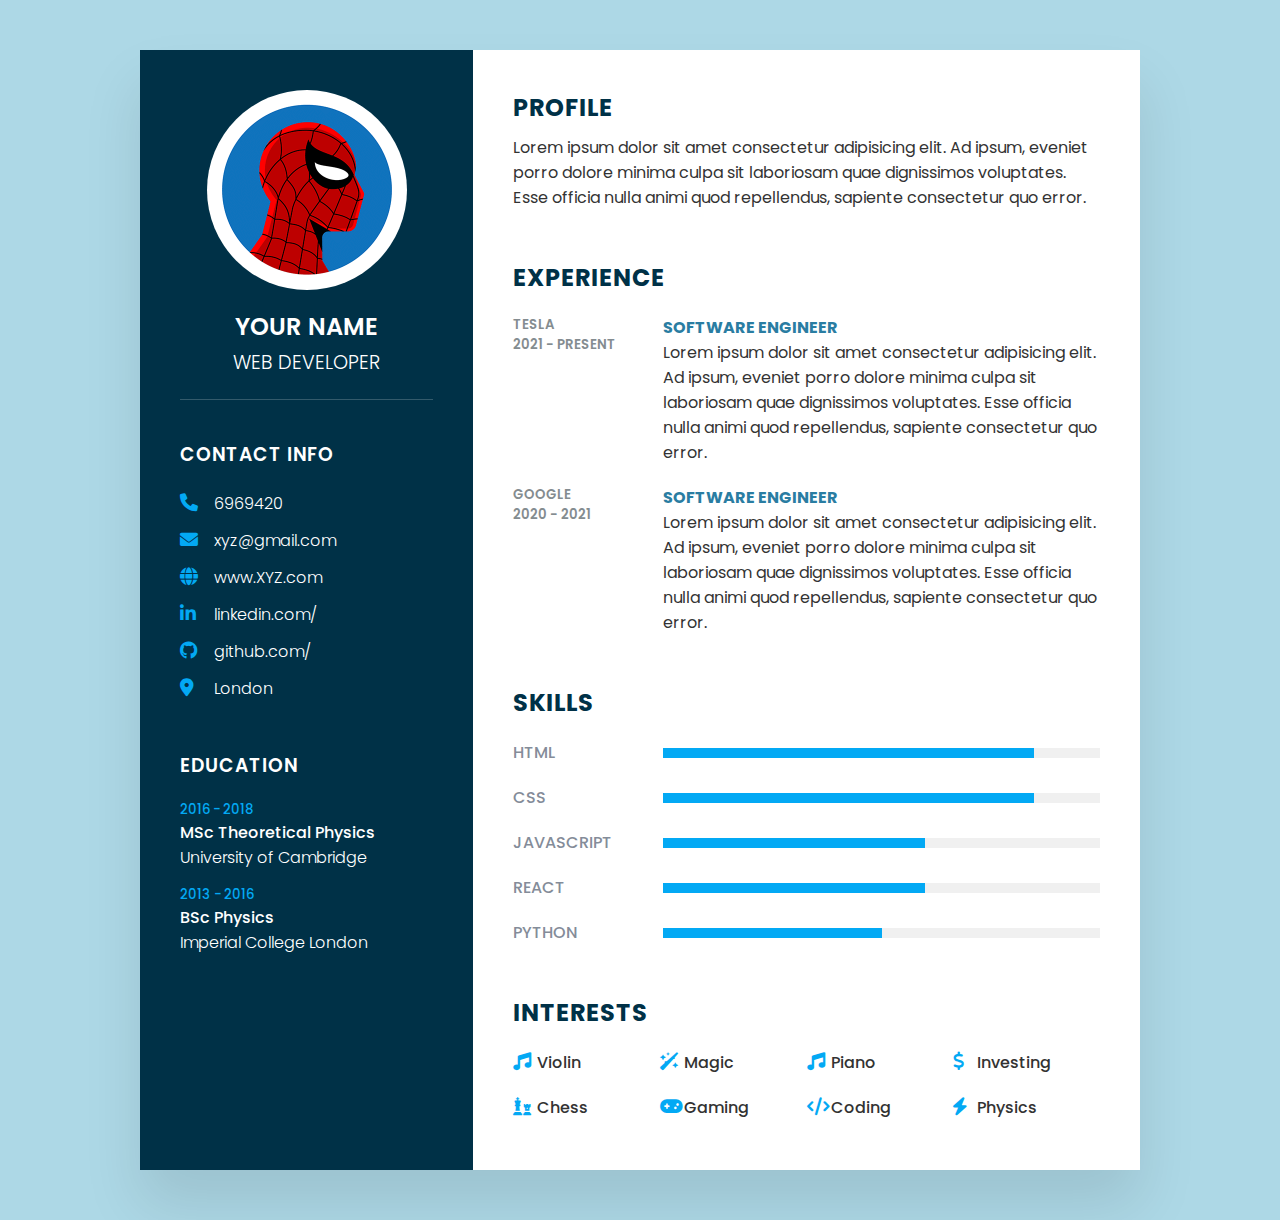
<file: cv/index.html>
<!DOCTYPE html>
<html>
<head>
    <meta charset="utf-8">
    <title>CV</title>
    <meta name="viewport" content="width=device-width, initial-scale=1">
    <link rel="stylesheet" href="https://cdnjs.cloudflare.com/ajax/libs/font-awesome/6.0.0/css/all.min.css" integrity="sha512-9usAa10IRO0HhonpyAIVpjrylPvoDwiPUiKdWk5t3PyolY1cOd4DSE0Ga+ri4AuTroPR5aQvXU9xC6qOPnzFeg==" crossorigin="anonymous" referrerpolicy="no-referrer" />
    <link rel="stylesheet" type="text/css" href="style.css">
</head>
<body>


<div class="container">

    <div class="left_Side">
        <div class="profileText">
            <div class="imgBx">
                <img src="user3.gif">
            </div>
            <h2>Your Name <br><span>Web Developer</span></h2>
        </div>

        <div class="contactInfo">
            <h3 class="title">Contact Info</h3>

            <ul>
                <li>
                    <span class="icon"><i class="fa-solid fa-phone"></i></span>
                    <span class="text">6969420</span>
                </li>
                <li>
                    <span class="icon"><i class="fa fa-envelope"></i></span>
                    <span class="text">xyz@gmail.com</span>
                </li>
                <li>
                    <span class="icon"><i class="fa fa-globe"></i></span>
                    <span class="text">www.XYZ.com</span>
                </li>
                <li>
                    <span class="icon"><i class="fa-brands fa-linkedin-in"></i></span>
                    <span class="text">linkedin.com/</span>
                </li>
                <li>
                    <span class="icon"><i class="fa-brands fa-github"></i></span>
                    <span class="text">github.com/</span>
                </li>
                <li>
                    <span class="icon"><i class="fa-solid fa-location-dot"></i></span>
                    <span class="text">London</span>
                </li>
            </ul>
        </div>

        <div class="contactInfo education">
            <h3 class="title">Education</h3>
            <ul>
                <li>
                   <h5>2016 - 2018</h5>
                   <h4>MSc Theoretical Physics</h4>
                   <h4>University of Cambridge</h4>
                </li>
                <li>
                    <h5>2013 - 2016</h5>
                    <h4>BSc Physics</h4>
                    <h4>Imperial College London</h4>
                 </li>
                
            </ul>
        </div>
    </div>


    <div class="right_Side">

        <div class="about">
            <h2 class="title2">Profile</h2>
            <p>Lorem ipsum dolor sit amet consectetur adipisicing elit. Ad ipsum, eveniet porro dolore minima culpa sit laboriosam quae dignissimos voluptates. Esse officia nulla animi quod repellendus, sapiente consectetur quo error. </p>
        </div>

        <div class="about">
            <h2 class="title2">Experience</h2>
            <div class="box">
                <div class="year_company">
                    <h5>Tesla</h5>
                    <h5>2021 - Present</h5>
                </div>

                <div class="text">
                    <h4>Software Engineer</h4>
                    <p>Lorem ipsum dolor sit amet consectetur adipisicing elit. Ad ipsum, eveniet porro dolore minima culpa sit laboriosam quae dignissimos voluptates. Esse officia nulla animi quod repellendus, sapiente consectetur quo error.</p>
                </div>
            </div>

            <div class="box">
                <div class="year_company">
                    <h5>Google</h5>
                    <h5>2020 - 2021</h5>
                </div>

                <div class="text">
                    <h4>Software Engineer</h4>
                    <p>Lorem ipsum dolor sit amet consectetur adipisicing elit. Ad ipsum, eveniet porro dolore minima culpa sit laboriosam quae dignissimos voluptates. Esse officia nulla animi quod repellendus, sapiente consectetur quo error.</p>
                </div>
            </div>
        </div>

        <div class="about skills">
            <h2 class="title2">Skills</h2>
            <div class="box">
                <h4>HTML</h4>
                <div class="percent">
                    <div style="width: 85%;"></div>
                </div>
            </div>
            <div class="box">
                <h4>CSS</h4>
                <div class="percent">
                    <div style="width: 85%;"></div>
                </div>
            </div>
            <div class="box">
                <h4>JavaScript</h4>
                <div class="percent">
                    <div style="width: 60%;"></div>
                </div>
            </div>
            <div class="box">
                <h4>React</h4>
                <div class="percent">
                    <div style="width: 60%;"></div>
                </div>
            </div>
            <div class="box">
                <h4>Python</h4>
                <div class="percent">
                    <div style="width: 50%;"></div>
                </div>
            </div>
        </div>


        <div class="about interests">
            <h2 class="title2">Interests</h2>
            <ul>
                <li><i class="fa-solid fa-music"></i> Violin</li>
                <li><i class="fa-solid fa-wand-sparkles"></i> Magic</li>
                <li><i class="fa-solid fa-music"></i> Piano</li>
                <li><i class="fa-solid fa-dollar-sign"></i> Investing</li>
            </ul>

            <ul>
                <li><i class="fa-solid fa-chess"></i> Chess</li>
                <li><i class="fa-solid fa-gamepad"></i> Gaming</li>
                <li><i class="fa-solid fa-code"></i> Coding</li>
                <li><i class="fa-solid fa-bolt"></i> Physics</li>
            </ul>

        </div>


    </div>

</div>

</body>
</html>
</file>
<file: cv/style.css>
@import url('https://fonts.googleapis.com/css?family=Poppins:200,300,400,500,600,700,800,900&display=swap');

* {
    margin: 0;
    padding: 0;
    box-sizing: border-box;
    font-family: 'Poppins', sans-serif;
}

body {
    background: lightblue;
    display: flex;
    justify-content: center;
    align-items: center;
    min-height: 100vh;
}

.container {
    position: relative;
    width: 100%;
    max-width: 1000px;
    min-height: 1000px;
    background: #fff;
    margin: 50px;
    display: grid;
    grid-template-columns: 1fr 2fr;
    box-shadow: 0 35px 55px rgba(0, 0, 0, 0.1);
}

.container .left_Side {
    position: relative;
    background: #003147;
    padding: 40px;
}

.profileText {
    position: relative;
    display: flex;
    flex-direction: column;
    align-items: center;
    padding-bottom: 20px;
    border-bottom: 1px solid rgba(255, 255, 255, 0.2);
}

.profileText .imgBx {
    position: relative;
    width: 200px;
    height: 200px;
    border-radius: 50%;
    overflow: hidden;
}

.profileText .imgBx img {
    position: absolute;
    top: 0;
    left: 0;
    width: 100%;
    height: 100%;
    object-fit: cover;
}

.profileText .imgBx video {
    position: absolute;
    top: 0;
    left: 0;
    width: 100%;
    height: 100%;
    object-fit: cover;
}

.profileText h2 {
    color: #fff;
    font-size: 1.5em;
    margin-top: 20px;
    text-transform: uppercase;
    text-align: center;
    font-weight: 600;
    line-height: 1.4em;
}

.profileText h2 span {
    font-size: 0.8em;
    font-weight: 300;
}

.contactInfo {
    padding-top: 40px;
}

.title {
    color: #fff;
    text-transform: uppercase;
    font-weight: 600;
    letter-spacing: 1px;
    margin-bottom: 20px;
}

.contactInfo ul {
    position: relative;
}

.contactInfo ul li {
    position: relative;
    list-style: none;
    margin: 10px 0;
    cursor: pointer;
}

.contactInfo ul li .icon {
    display: inline-block;
    width: 30px;
    font-size: 18px;
    color: #03a9f4;
}

.contactInfo ul li span {
    color: #fff;
    font-weight: 300;
}

.contactInfo.education li {
    margin-bottom: 15px;
}

.contactInfo.education h5 {
    color: #03a9f4;
    font-weight: 500;
}

.contactInfo.education h4:nth-child(2) {
    color: #fff;
    font-weight: 500;
}

.contactInfo.education h4 {
    color: #fff;
    font-weight: 300;
}


.container .right_Side {
    position: relative;
    background: #fff;
    padding: 40px;
}

.about {
    margin-bottom: 50px;
}

.about:last-child {
    margin-bottom: 0;
}

.title2 {
    color: #003147;
    text-transform: uppercase;
    letter-spacing: 1px;
    margin-bottom: 10px;
}

p {
    color: #333;
}

.about .box {
    display: flex;
    flex-direction: row;
    margin: 20px 0;
}

.about .box .year_company {
    min-width: 150px;
}

.about .box .year_company h5 {
    text-transform: uppercase;
    color: #848c90;
    font-weight: 600;
}

.about .box .text h4 {
    text-transform: uppercase;
    color: #2a7da2;
    font-size: 16px;
}

.skills .box {
    position: relative;
    width: 100%;
    display: grid;
    grid-template-columns: 150px 1fr;
    justify-content: center;
    align-items: center;
}

.skills .box h4 {
    text-transform: uppercase;
    color: #848c99;
    font-weight: 500;
}

.skills .box .percent {
    position: relative;
    width: 100%;
    height: 10px;
    background: #f0f0f0;
}

.skills .box .percent div {
    position: absolute;
    top: 0;
    left: 0;
    height: 100%;
    background: #03a9f4;
}

.interests ul {
    display: grid;
    grid-template-columns: repeat(4,1fr);
}

.interests ul li {
   list-style: none;
   color: #333;
   font-weight: 500;
   margin: 10px 0;
}

.interests ul li .fa-solid {
    color: #03a9f4;
    font-size: 18px;
    width: 20px;
}

@media (max-width: 1000px) {

    .container {
        margin: 10px;
        grid-template-columns: repeat(1,1fr);
    }

    .interests ul {
        grid-template-columns: repeat(2,1fr);
    }

}


@media (max-width: 600px) {

    .about .box {
        flex-direction: column;
    }

    .about .box .year_company {
        margin-bottom: 5px;
    }

    .interests ul {
        grid-template-columns: repeat(1,1fr);
    }

    .skills .box {
        grid-template-columns: repeat(1,1fr);
    }   


}
</file>
